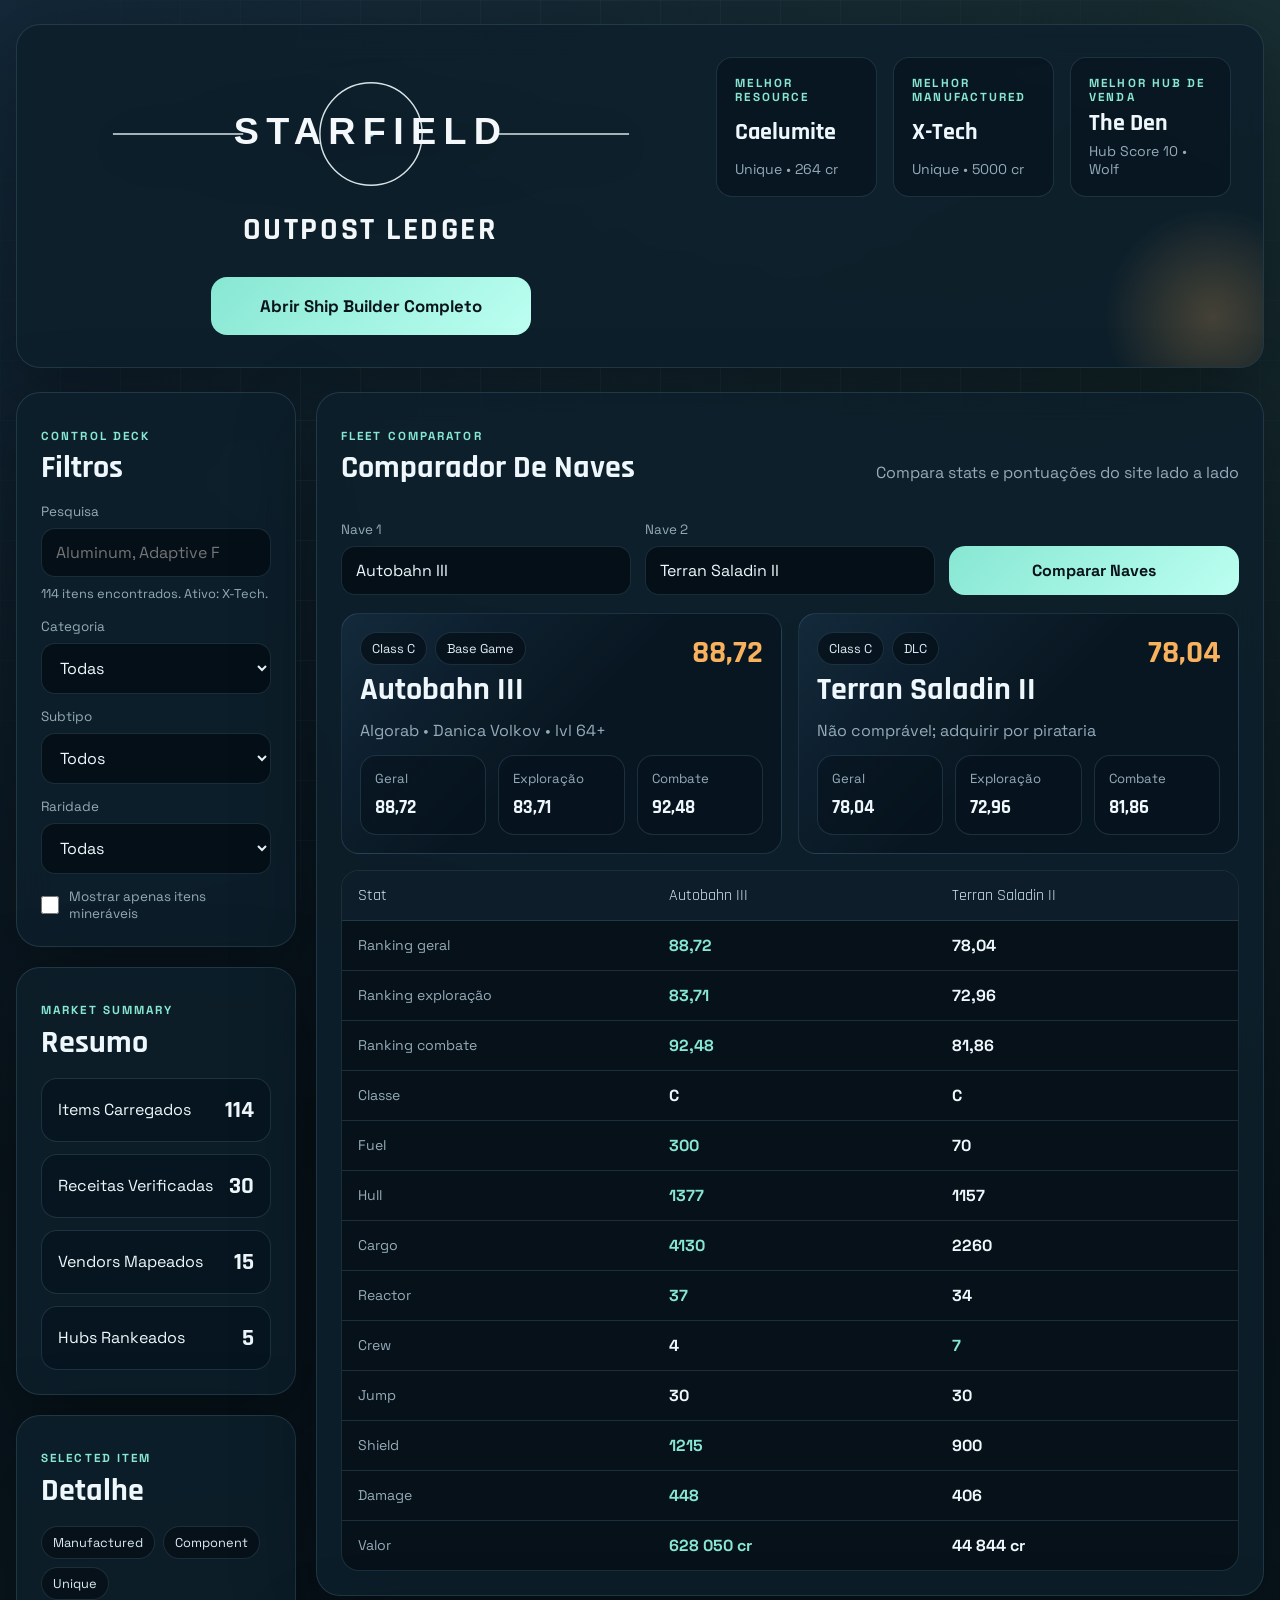
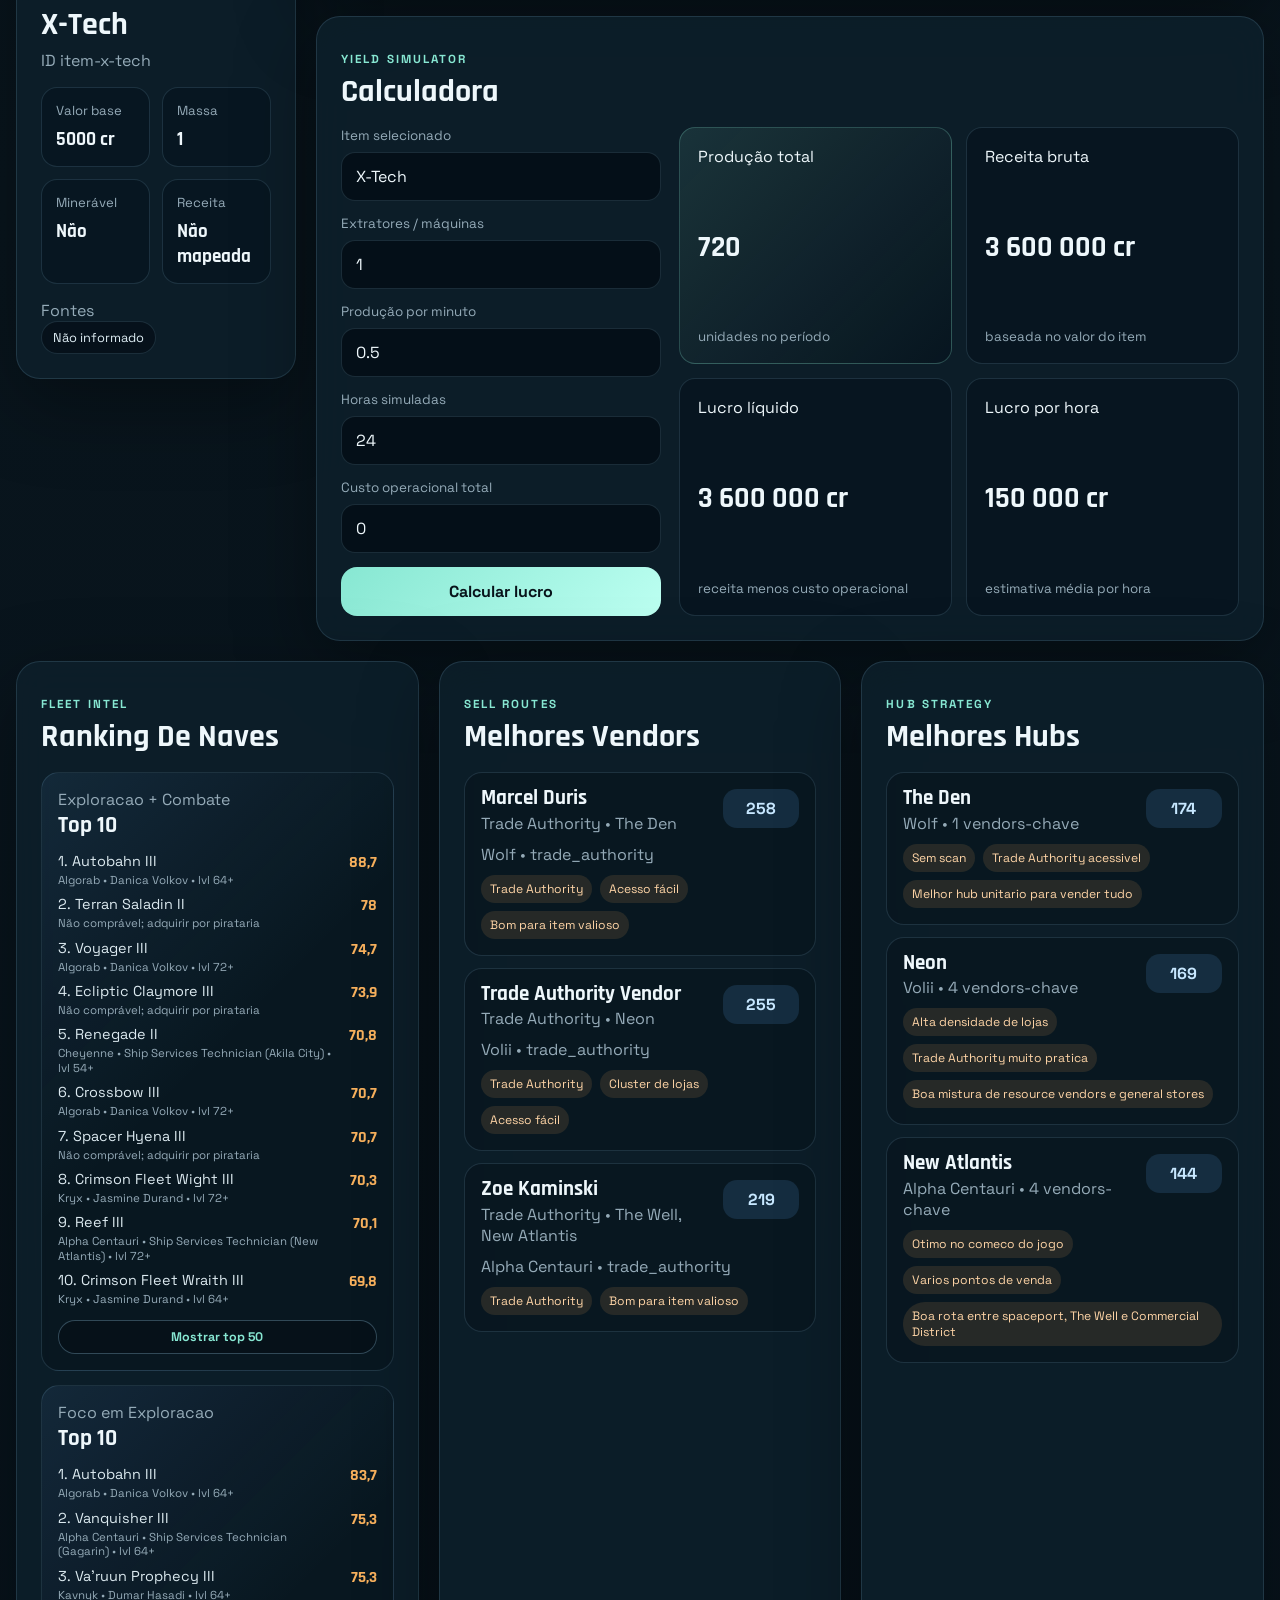
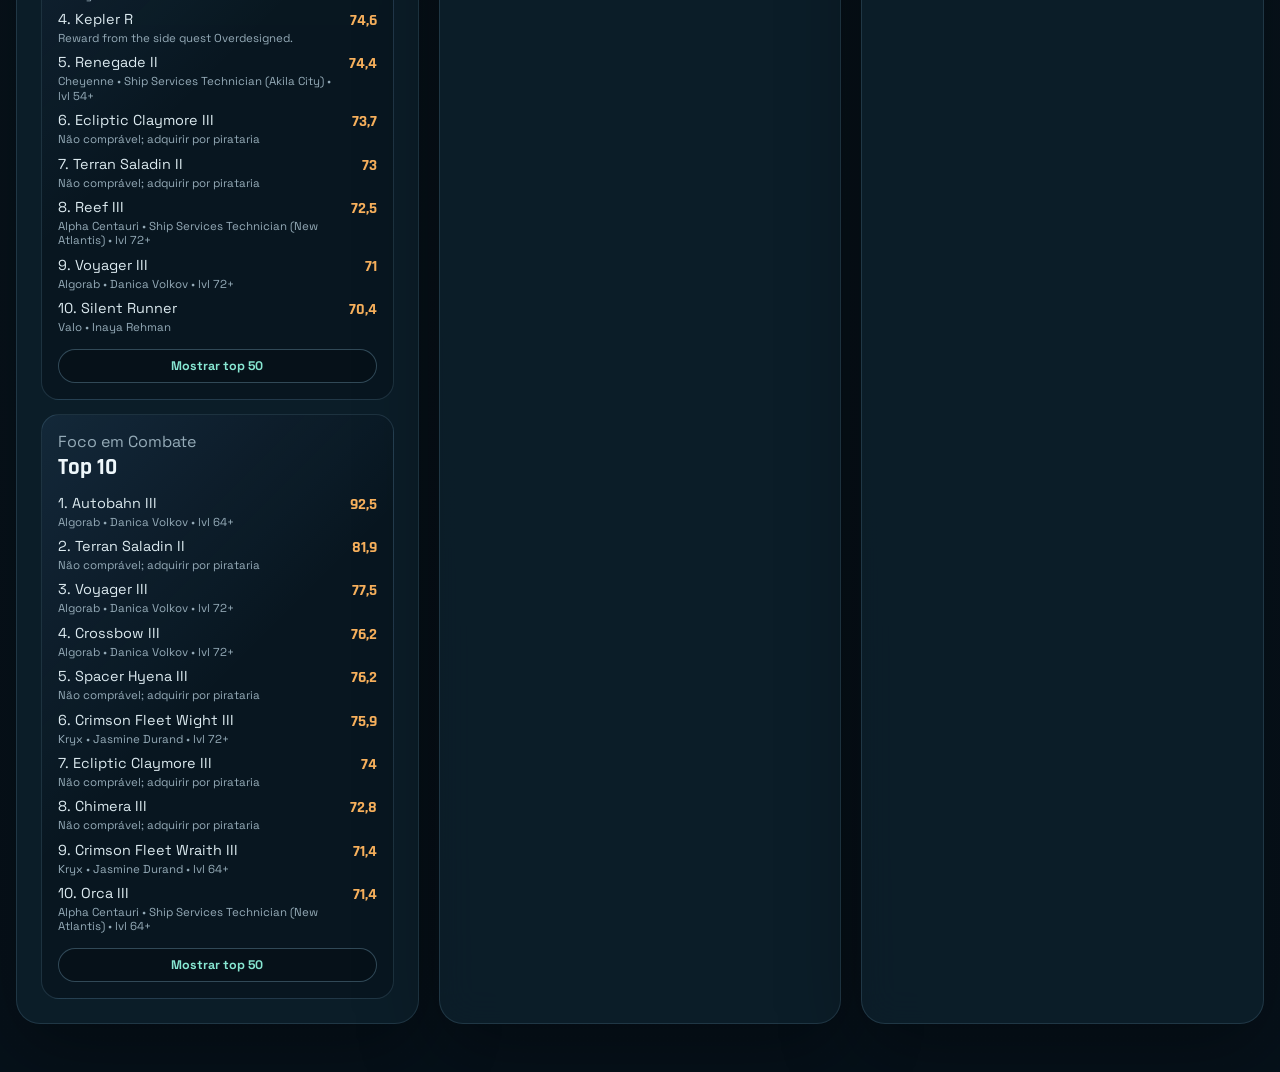
<file: index.html>
<!DOCTYPE html>
<html lang="pt-PT">
  <head>
    <meta charset="UTF-8" />
    <meta name="viewport" content="width=device-width, initial-scale=1.0" />
    <title>Starfield Outpost Ledger</title>
    <link rel="preconnect" href="https://fonts.googleapis.com" />
    <link rel="preconnect" href="https://fonts.gstatic.com" crossorigin />
    <link
      href="https://fonts.googleapis.com/css2?family=Rajdhani:wght@500;600;700&family=Space+Grotesk:wght@400;500;700&display=swap"
      rel="stylesheet"
    />
    <link rel="stylesheet" href="./styles.css" />
  </head>
  <body>
    <div class="app-shell">
      <header class="hero-panel">
        <div class="hero-copy">
          <div class="hero-brand">
            <img class="hero-logo" src="./assets/starfield-logo.svg" alt="Starfield" />
            <h1 class="hero-title">Outpost Ledger</h1>
          </div>

          <a class="action-button hero-builder-button" href="./ship-builder.html">
            Abrir Ship Builder Completo
          </a>
        </div>

        <div class="hero-stats" id="hero-stats">
          <article class="hero-card">
            <span class="hero-label">Melhor Resource</span>
            <strong id="best-resource-name">A carregar...</strong>
            <span id="best-resource-meta">--</span>
          </article>
          <article class="hero-card">
            <span class="hero-label">Melhor Manufactured</span>
            <strong id="best-manufactured-name">A carregar...</strong>
            <span id="best-manufactured-meta">--</span>
          </article>
          <article class="hero-card">
            <span class="hero-label">Melhor Hub De Venda</span>
            <strong id="best-hub-name">A carregar...</strong>
            <span id="best-hub-meta">--</span>
          </article>
        </div>
      </header>

      <main class="dashboard-grid">
        <aside class="side-panel">
          <section class="panel">
            <div class="panel-heading">
              <p class="panel-kicker">Control Deck</p>
              <h2>Filtros</h2>
            </div>

            <div class="field-grid">
              <label class="field">
                <span>Pesquisa</span>
                <input id="search-input" type="search" list="item-options" placeholder="Aluminum, Adaptive Frame..." />
                <datalist id="item-options"></datalist>
                <small id="search-selection-meta" class="field-hint">
                  Pesquisa os itens para alimentar o detalhe, vendors e calculadora.
                </small>
              </label>

              <label class="field">
                <span>Categoria</span>
                <select id="category-filter">
                  <option value="all">Todas</option>
                  <option value="resources">Resources</option>
                  <option value="manufactured_items">Manufactured Items</option>
                </select>
              </label>

              <label class="field">
                <span>Subtipo</span>
                <select id="subtype-filter">
                  <option value="all">Todos</option>
                </select>
              </label>

              <label class="field">
                <span>Raridade</span>
                <select id="rarity-filter">
                  <option value="all">Todas</option>
                  <option value="common">Common</option>
                  <option value="uncommon">Uncommon</option>
                  <option value="rare">Rare</option>
                  <option value="exotic">Exotic</option>
                  <option value="unique">Unique</option>
                </select>
              </label>

              <label class="field checkbox-field">
                <input id="mineable-filter" type="checkbox" />
                <span>Mostrar apenas itens mineráveis</span>
              </label>
            </div>
          </section>

          <section class="panel">
            <div class="panel-heading">
              <p class="panel-kicker">Market Summary</p>
              <h2>Resumo</h2>
            </div>

            <div class="summary-list">
              <article class="summary-card">
                <span>Items Carregados</span>
                <strong id="summary-total-items">0</strong>
              </article>
              <article class="summary-card">
                <span>Receitas Verificadas</span>
                <strong id="summary-total-recipes">0</strong>
              </article>
              <article class="summary-card">
                <span>Vendors Mapeados</span>
                <strong id="summary-total-vendors">0</strong>
              </article>
              <article class="summary-card">
                <span>Hubs Rankeados</span>
                <strong id="summary-total-hubs">0</strong>
              </article>
            </div>
          </section>

          <section class="panel detail-panel">
            <div class="panel-heading">
              <p class="panel-kicker">Selected Item</p>
              <h2>Detalhe</h2>
            </div>

            <div id="item-detail" class="detail-content empty-state">
              Pesquisa um item na barra lateral para ver valor, categoria, fontes e receita relacionada.
            </div>
          </section>
        </aside>

        <section class="main-stack">
          <section class="panel ship-compare-panel">
            <div class="panel-heading split-heading">
              <div>
                <p class="panel-kicker">Fleet Comparator</p>
                <h2>Comparador De Naves</h2>
              </div>
              <div class="table-caption">
                <span>Compara stats e pontuações do site lado a lado</span>
              </div>
            </div>

            <div class="ship-compare-controls">
              <label class="field">
                <span>Nave 1</span>
                <input id="compare-ship-a" type="text" list="ship-options" placeholder="Ex.: Star Eagle" />
              </label>

              <label class="field">
                <span>Nave 2</span>
                <input id="compare-ship-b" type="text" list="ship-options" placeholder="Ex.: Shieldbreaker" />
              </label>

              <button id="compare-ships-button" class="action-button" type="button">
                Comparar Naves
              </button>
            </div>

            <datalist id="ship-options"></datalist>

            <div id="ship-compare-result" class="ship-compare-result empty-state">
              Escolhe duas naves para comparar todas as stats e as pontuações do site.
            </div>
          </section>

          <section class="panel calculator-panel">
            <div class="panel-heading">
              <p class="panel-kicker">Yield Simulator</p>
              <h2>Calculadora</h2>
            </div>

            <div class="calculator-grid">
              <div class="calculator-form">
                <label class="field">
                  <span>Item selecionado</span>
                  <input id="selected-item-name" type="text" readonly placeholder="Pesquisa um item nos filtros" />
                </label>

                <label class="field">
                  <span>Extratores / máquinas</span>
                  <input id="extractor-count" type="number" min="1" value="1" />
                </label>

                <label class="field">
                  <span>Produção por minuto</span>
                  <input id="production-rate" type="number" min="0" step="0.1" value="1" />
                </label>

                <label class="field">
                  <span>Horas simuladas</span>
                  <input id="period-hours" type="number" min="1" step="1" value="24" />
                </label>

                <label class="field">
                  <span>Custo operacional total</span>
                  <input id="operational-cost" type="number" min="0" step="1" value="0" />
                </label>

                <button id="calculate-button" class="action-button" type="button">
                  Calcular lucro
                </button>
              </div>

              <div class="calculator-results">
                <article class="metric-card accent-card">
                  <span>Produção total</span>
                  <strong id="result-total-output">--</strong>
                  <small>unidades no período</small>
                </article>
                <article class="metric-card">
                  <span>Receita bruta</span>
                  <strong id="result-gross-revenue">--</strong>
                  <small>baseada no valor do item</small>
                </article>
                <article class="metric-card">
                  <span>Lucro líquido</span>
                  <strong id="result-net-profit">--</strong>
                  <small>receita menos custo operacional</small>
                </article>
                <article class="metric-card">
                  <span>Lucro por hora</span>
                  <strong id="result-profit-hour">--</strong>
                  <small>estimativa média por hora</small>
                </article>
              </div>
            </div>
          </section>
        </section>

        <aside class="detail-stack">
          <section class="panel ranking-panel ship-rankings-panel">
            <div class="panel-heading">
              <p class="panel-kicker">Fleet Intel</p>
              <h2>Ranking De Naves</h2>
            </div>

            <div id="ship-ranking-preview" class="ship-preview-stack empty-state">
              A carregar rankings de naves...
            </div>
          </section>

          <section class="panel ranking-panel">
            <div class="panel-heading">
              <p class="panel-kicker">Sell Routes</p>
              <h2>Melhores Vendors</h2>
            </div>

            <div id="vendor-ranking" class="ranking-list empty-state">
              Pesquisa um item para rankear vendors.
            </div>
          </section>

          <section class="panel ranking-panel">
            <div class="panel-heading">
              <p class="panel-kicker">Hub Strategy</p>
              <h2>Melhores Hubs</h2>
            </div>

            <div id="hub-ranking" class="ranking-list empty-state">
              Pesquisa um item para rankear hubs.
            </div>
          </section>
        </aside>
      </main>
    </div>

    <template id="tag-template">
      <span class="tag"></span>
    </template>

    <script src="./script.js"></script>
  </body>
</html>
</file>
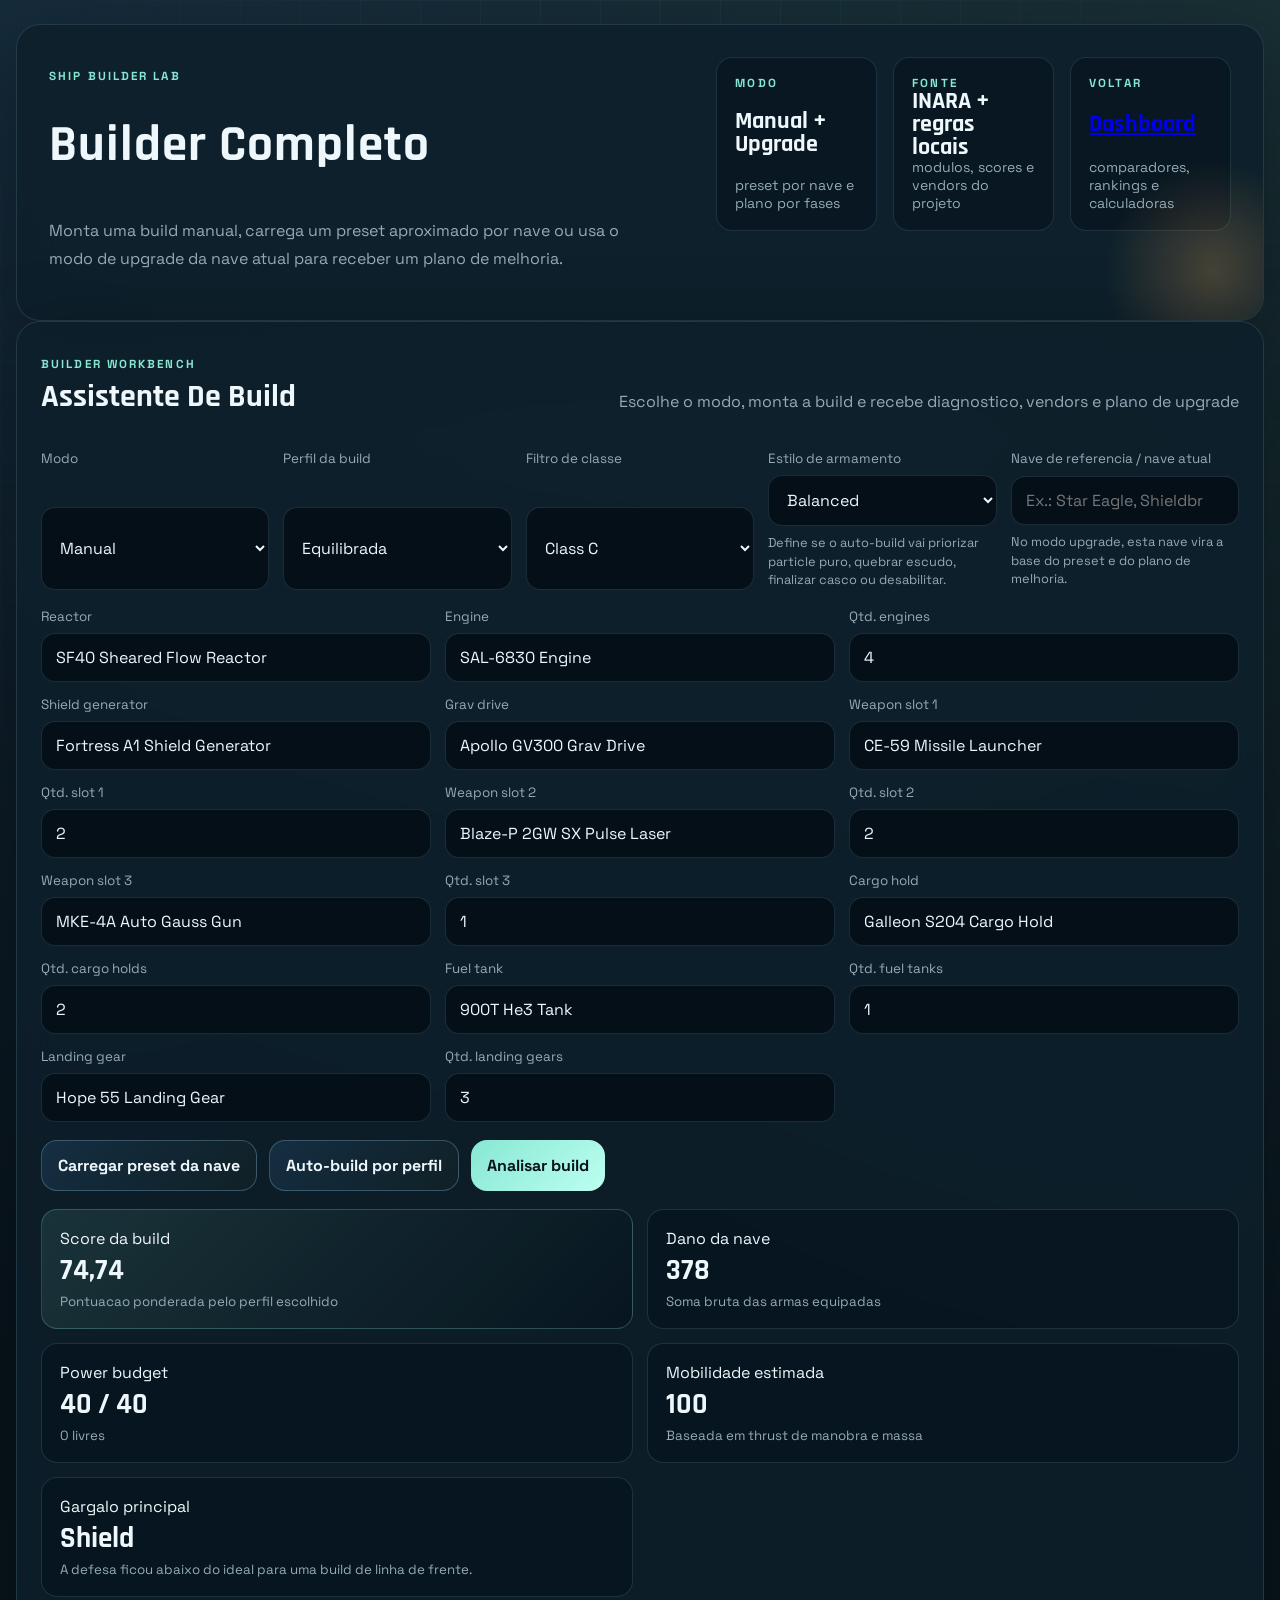
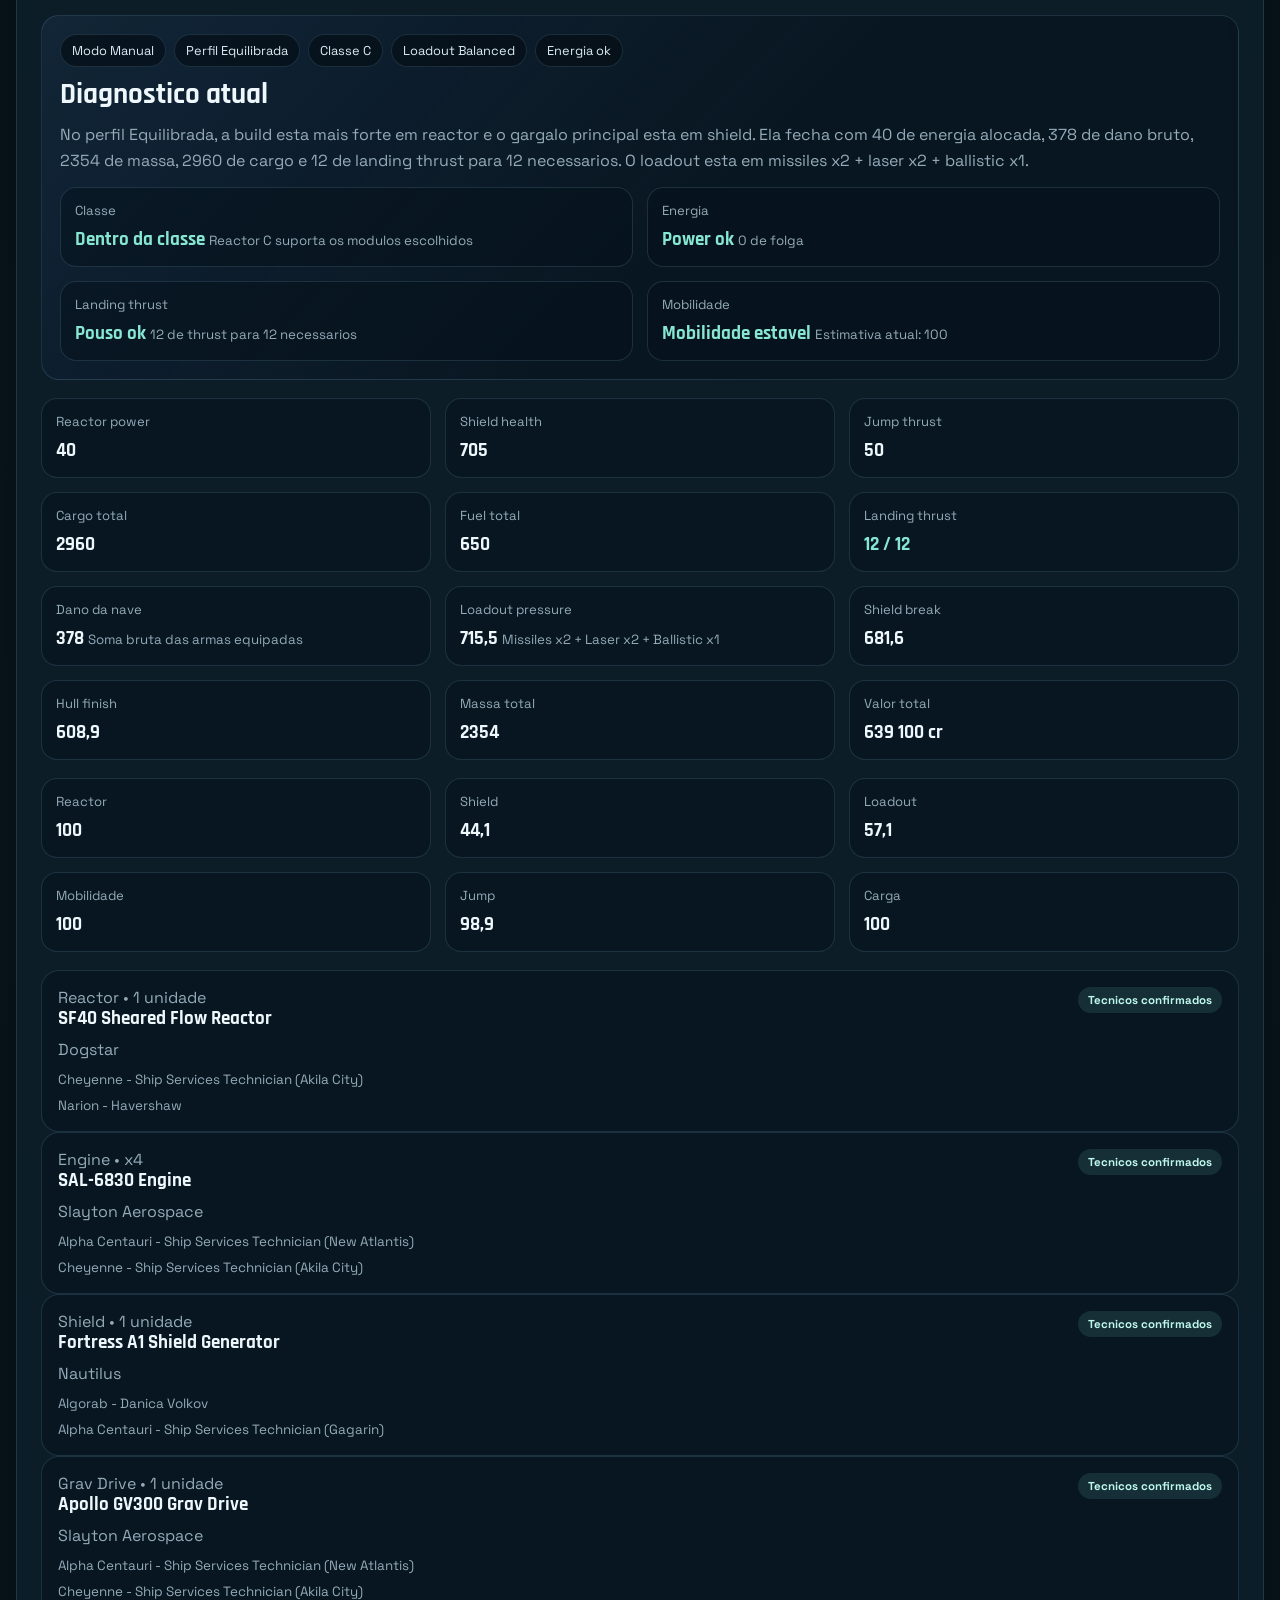
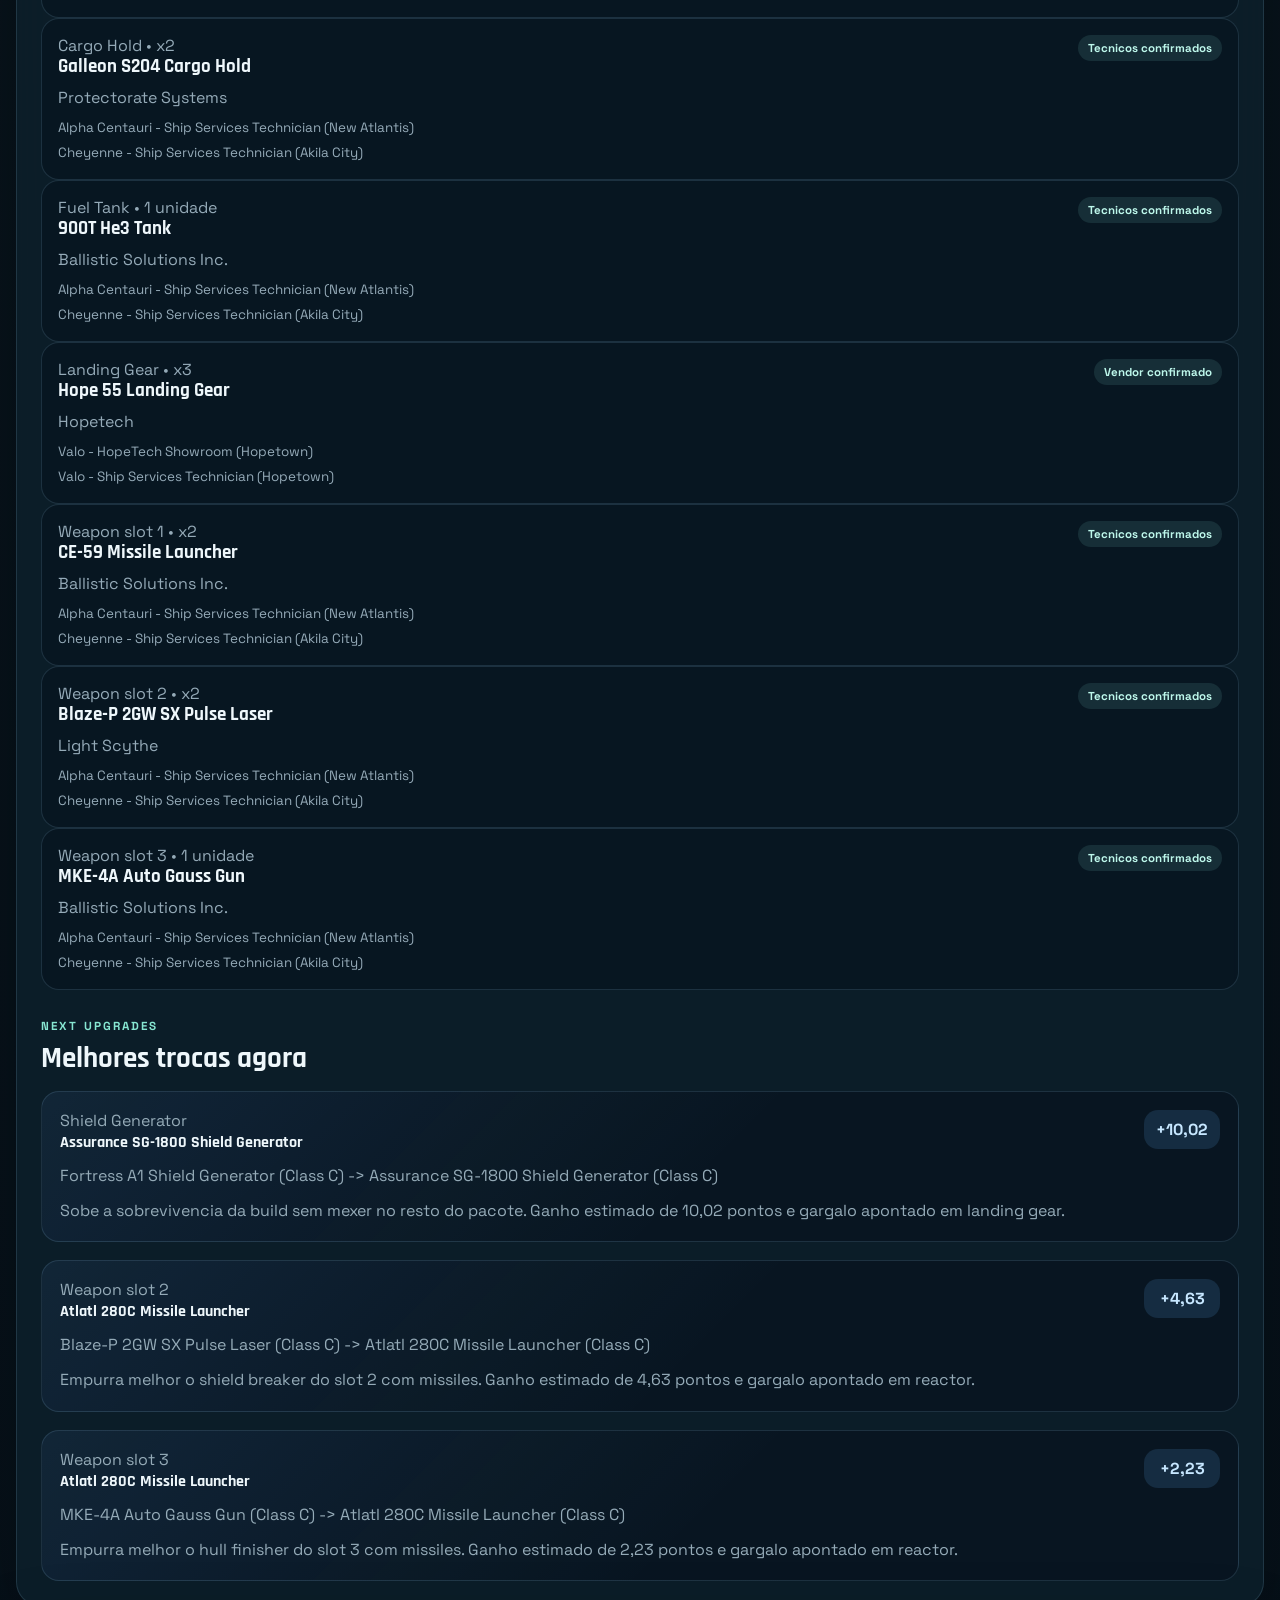
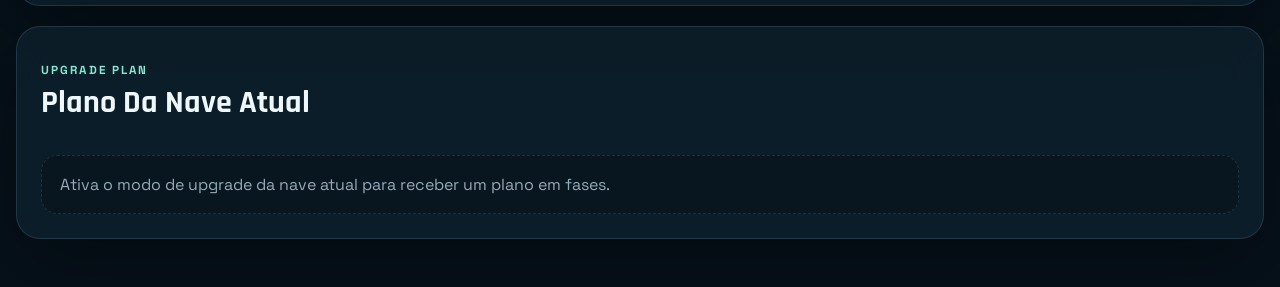
<file: ship-builder.html>
<!DOCTYPE html>
<html lang="pt-PT">
  <head>
    <meta charset="UTF-8" />
    <meta name="viewport" content="width=device-width, initial-scale=1.0" />
    <title>Ship Builder | Starfield Outpost Ledger</title>
    <link rel="preconnect" href="https://fonts.googleapis.com" />
    <link rel="preconnect" href="https://fonts.gstatic.com" crossorigin />
    <link
      href="https://fonts.googleapis.com/css2?family=Rajdhani:wght@500;600;700&family=Space+Grotesk:wght@400;500;700&display=swap"
      rel="stylesheet"
    />
    <link rel="stylesheet" href="./styles.css" />
  </head>
  <body>
    <div class="app-shell">
      <header class="hero-panel ranking-hero">
        <div class="hero-copy">
          <p class="eyebrow">Ship Builder Lab</p>
          <h1>Builder Completo</h1>
          <p class="hero-text">
            Monta uma build manual, carrega um preset aproximado por nave ou usa o modo de upgrade
            da nave atual para receber um plano de melhoria.
          </p>
        </div>

        <div class="hero-stats">
          <article class="hero-card">
            <span class="hero-label">Modo</span>
            <strong>Manual + Upgrade</strong>
            <span>preset por nave e plano por fases</span>
          </article>
          <article class="hero-card">
            <span class="hero-label">Fonte</span>
            <strong>INARA + regras locais</strong>
            <span>modulos, scores e vendors do projeto</span>
          </article>
          <article class="hero-card">
            <span class="hero-label">Voltar</span>
            <strong><a class="hero-link" href="./index.html">Dashboard</a></strong>
            <span>comparadores, rankings e calculadoras</span>
          </article>
        </div>
      </header>

      <main class="rankings-page ship-builder-page">
        <section class="panel ship-builder-page-panel">
          <div class="panel-heading split-heading">
            <div>
              <p class="panel-kicker">Builder Workbench</p>
              <h2>Assistente De Build</h2>
            </div>
            <div class="table-caption">
              <span>Escolhe o modo, monta a build e recebe diagnostico, vendors e plano de upgrade</span>
            </div>
          </div>

          <div class="ship-builder-shell ship-builder-shell-page">
            <div class="ship-builder-controls">
              <div class="ship-builder-top-grid ship-builder-top-grid-page">
                <label class="field">
                  <span>Modo</span>
                  <select id="builder-mode">
                    <option value="manual">Manual</option>
                    <option value="ship_preset">Preset por nave</option>
                    <option value="upgrade_current_ship">Upgrade da nave atual</option>
                  </select>
                </label>

                <label class="field">
                  <span>Perfil da build</span>
                  <select id="builder-profile">
                    <option value="balanced">Equilibrada</option>
                    <option value="exploration">Exploracao</option>
                    <option value="combat">Combate</option>
                    <option value="cargo">Carga</option>
                  </select>
                </label>

                <label class="field">
                  <span>Filtro de classe</span>
                  <select id="builder-class-filter">
                    <option value="all">Todas</option>
                    <option value="A">Class A</option>
                    <option value="B">Class B</option>
                    <option value="C">Class C</option>
                  </select>
                </label>

                <label class="field">
                  <span>Estilo de armamento</span>
                  <select id="builder-combat-style">
                    <option value="balanced">Balanced</option>
                    <option value="shield_break_hull_finish">Shield break + hull finish</option>
                    <option value="mono_particle">Mono particle</option>
                    <option value="boarding_disable">Boarding / disable</option>
                    <option value="missile_support">Missile support</option>
                  </select>
                  <small class="field-hint">
                    Define se o auto-build vai priorizar particle puro, quebrar escudo, finalizar casco ou desabilitar.
                  </small>
                </label>

                <label class="field">
                  <span>Nave de referencia / nave atual</span>
                  <input
                    id="builder-reference-ship"
                    type="text"
                    list="ship-options"
                    placeholder="Ex.: Star Eagle, Shieldbreaker..."
                  />
                  <small class="field-hint">
                    No modo upgrade, esta nave vira a base do preset e do plano de melhoria.
                  </small>
                </label>
              </div>

              <div class="ship-builder-module-grid">
                <label class="field">
                  <span>Reactor</span>
                  <input id="builder-reactor" type="text" list="builder-reactor-options" />
                </label>

                <label class="field">
                  <span>Engine</span>
                  <input id="builder-engine" type="text" list="builder-engine-options" />
                </label>

                <label class="field">
                  <span>Qtd. engines</span>
                  <input id="builder-engine-count" type="number" min="1" max="8" value="2" />
                </label>

                <label class="field">
                  <span>Shield generator</span>
                  <input id="builder-shield" type="text" list="builder-shield-options" />
                </label>

                <label class="field">
                  <span>Grav drive</span>
                  <input id="builder-grav-drive" type="text" list="builder-grav-drive-options" />
                </label>

                <label class="field">
                  <span>Weapon slot 1</span>
                  <input id="builder-weapon-slot-1" type="text" list="builder-weapon-options" />
                </label>

                <label class="field">
                  <span>Qtd. slot 1</span>
                  <input id="builder-weapon-slot-1-count" type="number" min="0" max="12" value="2" />
                </label>

                <label class="field">
                  <span>Weapon slot 2</span>
                  <input id="builder-weapon-slot-2" type="text" list="builder-weapon-options" />
                </label>

                <label class="field">
                  <span>Qtd. slot 2</span>
                  <input id="builder-weapon-slot-2-count" type="number" min="0" max="12" value="1" />
                </label>

                <label class="field">
                  <span>Weapon slot 3</span>
                  <input id="builder-weapon-slot-3" type="text" list="builder-weapon-options" />
                </label>

                <label class="field">
                  <span>Qtd. slot 3</span>
                  <input id="builder-weapon-slot-3-count" type="number" min="0" max="12" value="1" />
                </label>

                <label class="field">
                  <span>Cargo hold</span>
                  <input id="builder-cargo-hold" type="text" list="builder-cargo-options" />
                </label>

                <label class="field">
                  <span>Qtd. cargo holds</span>
                  <input id="builder-cargo-count" type="number" min="1" max="12" value="2" />
                </label>

                <label class="field">
                  <span>Fuel tank</span>
                  <input id="builder-fuel-tank" type="text" list="builder-fuel-options" />
                </label>

                <label class="field">
                  <span>Qtd. fuel tanks</span>
                  <input id="builder-fuel-count" type="number" min="0" max="12" value="1" />
                </label>

                <label class="field">
                  <span>Landing gear</span>
                  <input id="builder-landing-gear" type="text" list="builder-landing-gear-options" />
                </label>

                <label class="field">
                  <span>Qtd. landing gears</span>
                  <input id="builder-landing-gear-count" type="number" min="1" max="12" value="3" />
                </label>
              </div>

              <div class="ship-builder-actions">
                <button id="load-ship-preset-button" class="action-button secondary-action-button" type="button">
                  Carregar preset da nave
                </button>
                <button id="auto-build-button" class="action-button secondary-action-button" type="button">
                  Auto-build por perfil
                </button>
                <button id="analyze-build-button" class="action-button" type="button">
                  Analisar build
                </button>
              </div>
            </div>

            <div id="ship-builder-result" class="ship-builder-result empty-state">
              Escolhe um modo e monta a build para abrir o diagnostico completo.
            </div>
          </div>

          <datalist id="ship-options"></datalist>
          <datalist id="builder-reactor-options"></datalist>
          <datalist id="builder-engine-options"></datalist>
          <datalist id="builder-shield-options"></datalist>
          <datalist id="builder-grav-drive-options"></datalist>
          <datalist id="builder-weapon-options"></datalist>
          <datalist id="builder-cargo-options"></datalist>
          <datalist id="builder-fuel-options"></datalist>
          <datalist id="builder-landing-gear-options"></datalist>
        </section>

        <section class="panel ship-upgrade-panel">
          <div class="panel-heading">
            <p class="panel-kicker">Upgrade Plan</p>
            <h2>Plano Da Nave Atual</h2>
          </div>

          <div id="ship-upgrade-roadmap" class="empty-state">
            Ativa o modo de upgrade da nave atual para receber um plano em fases.
          </div>
        </section>
      </main>
    </div>

    <script src="./ship-builder.js"></script>
  </body>
</html>
</file>
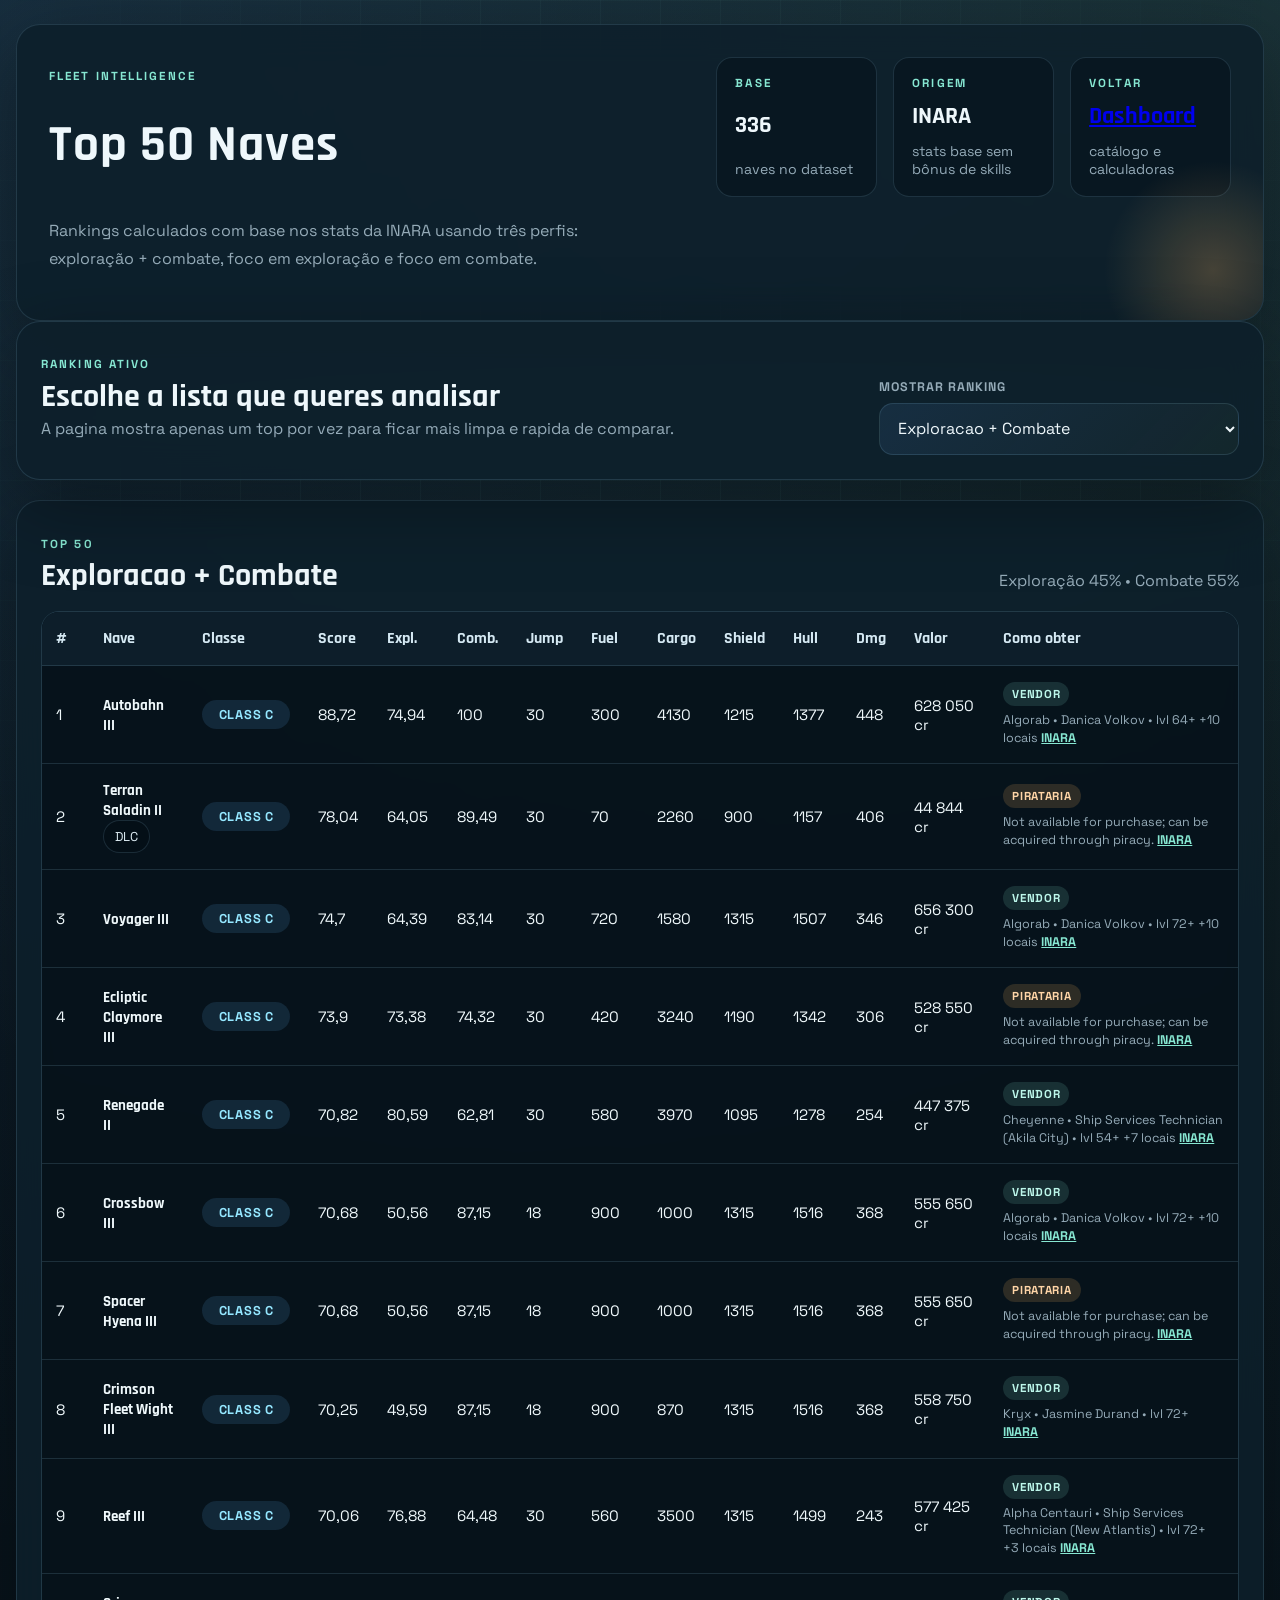
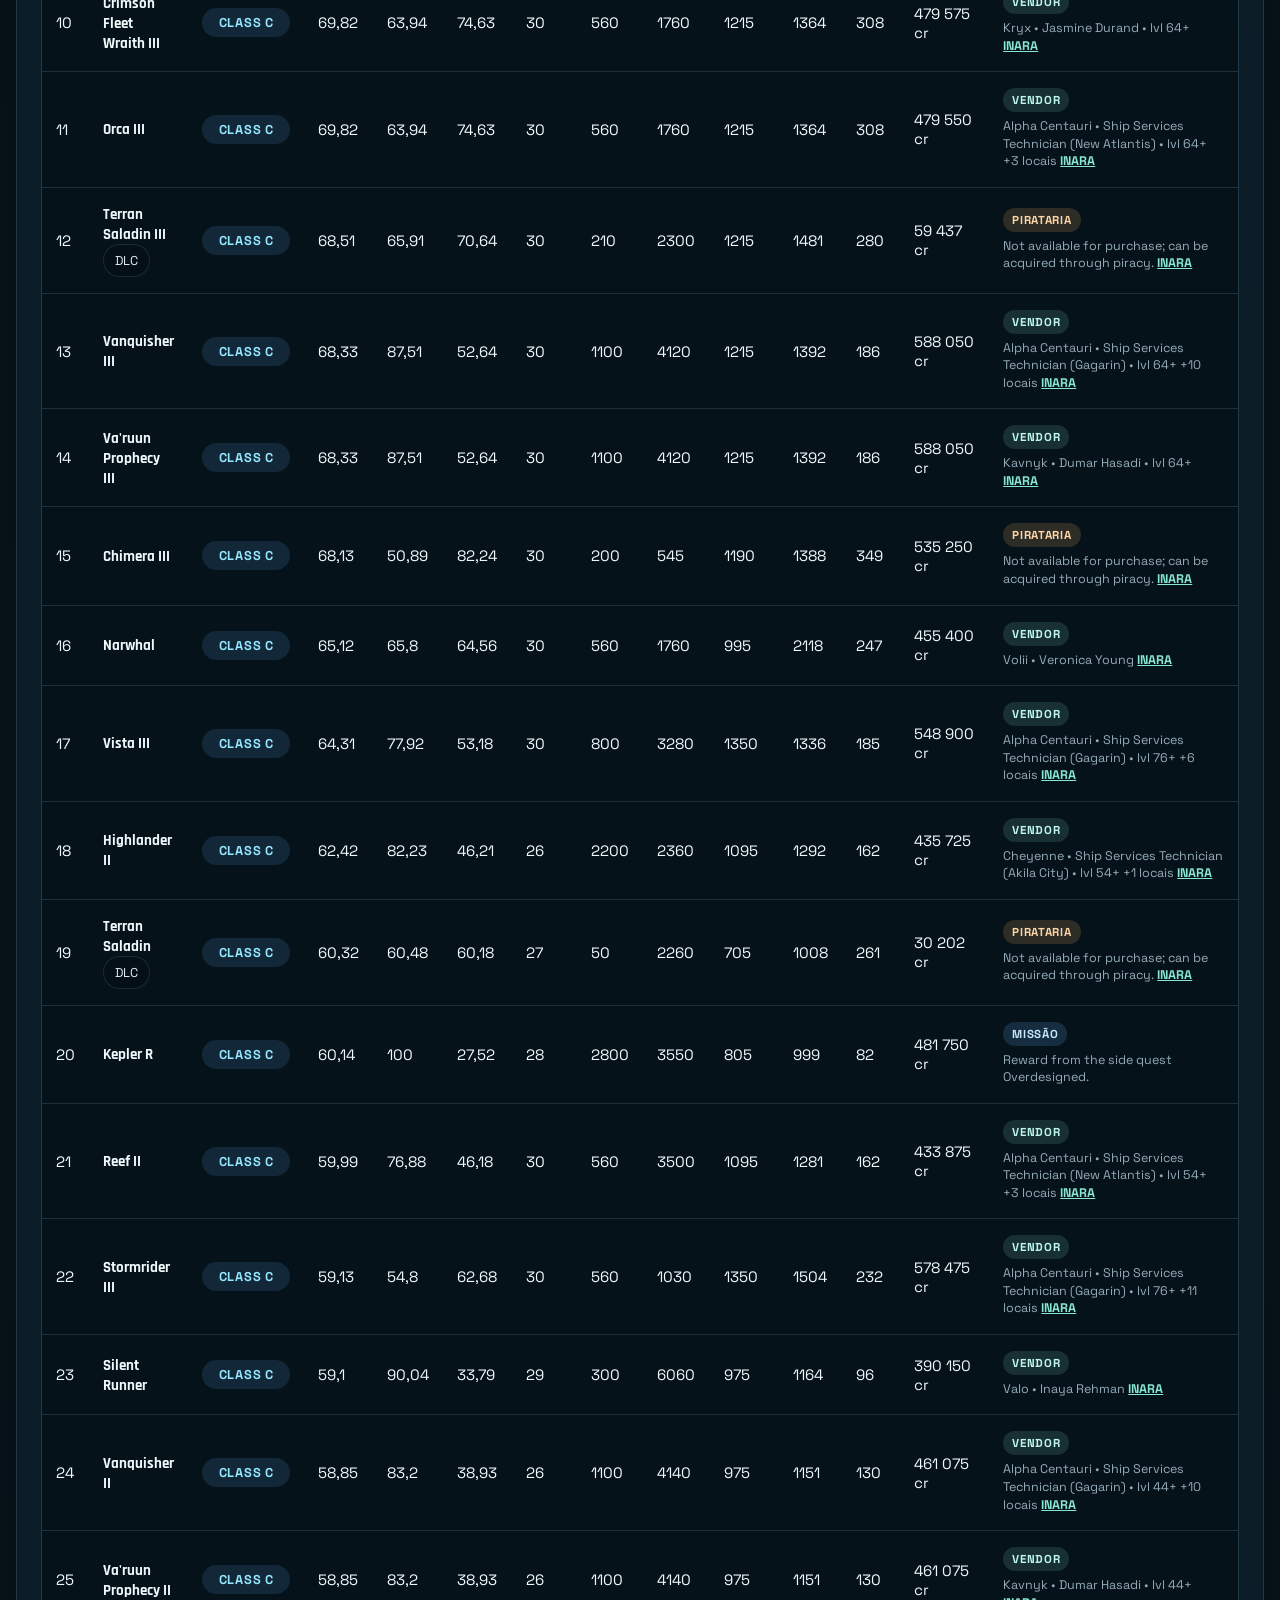
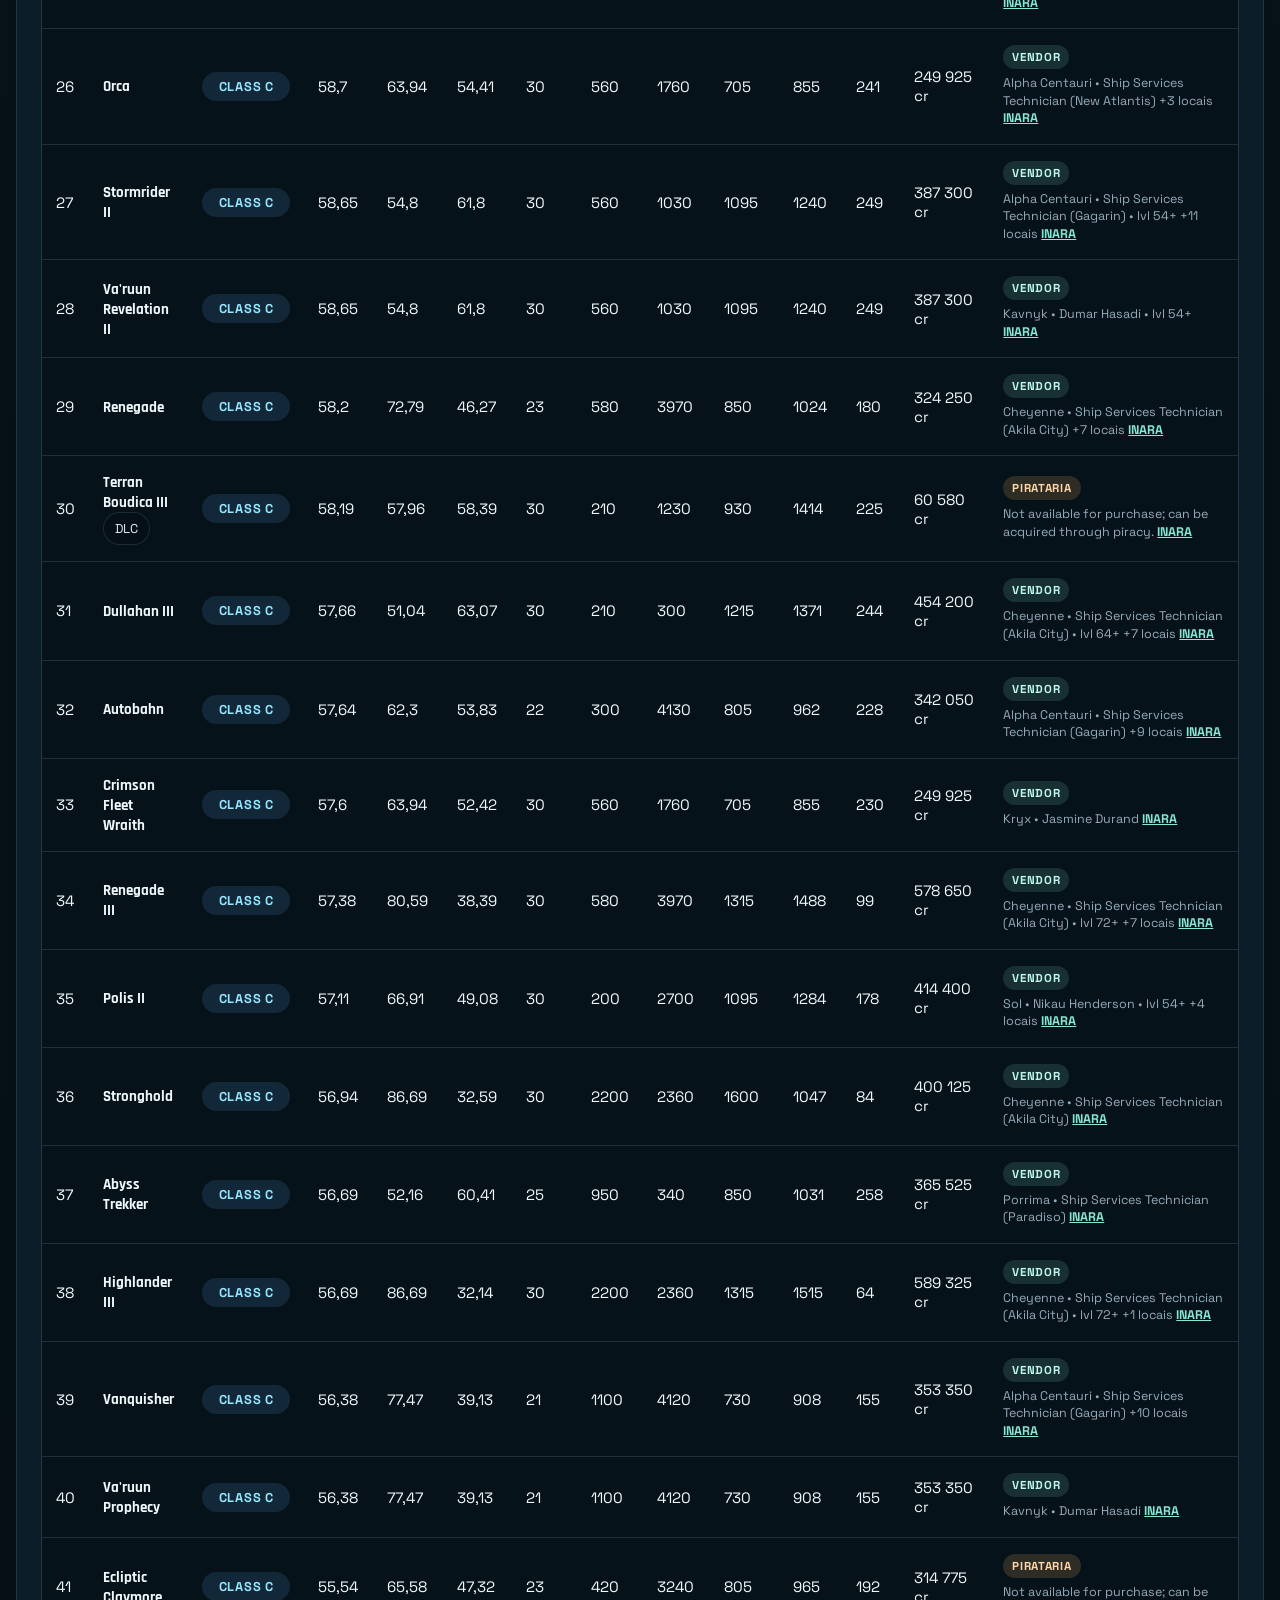
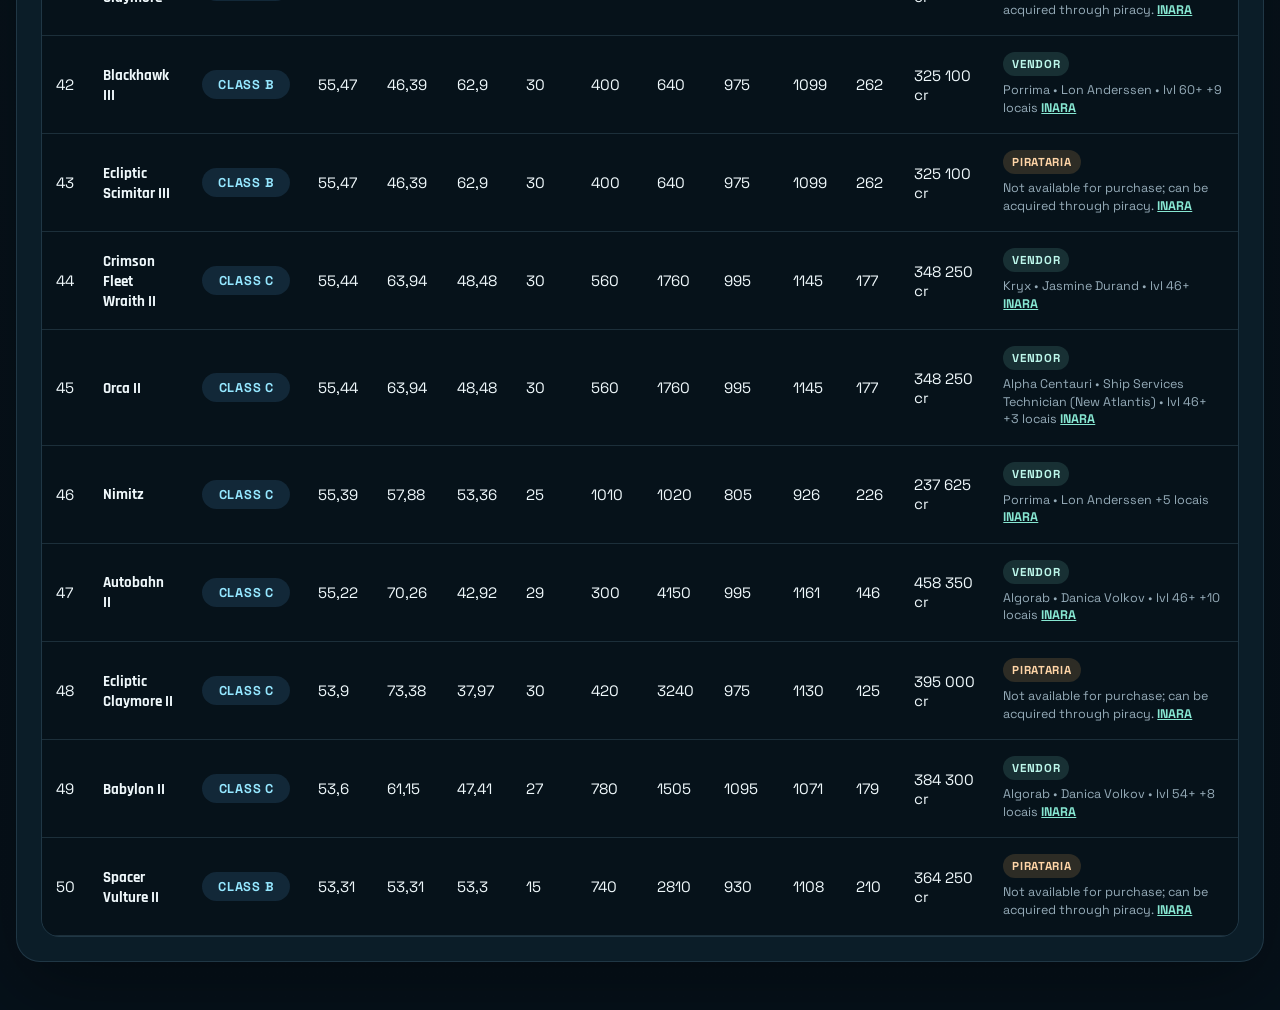
<file: ship-rankings.html>
<!DOCTYPE html>
<html lang="pt-PT">
  <head>
    <meta charset="UTF-8" />
    <meta name="viewport" content="width=device-width, initial-scale=1.0" />
    <title>Rankings de Naves | Starfield Outpost Ledger</title>
    <link rel="preconnect" href="https://fonts.googleapis.com" />
    <link rel="preconnect" href="https://fonts.gstatic.com" crossorigin />
    <link
      href="https://fonts.googleapis.com/css2?family=Rajdhani:wght@500;600;700&family=Space+Grotesk:wght@400;500;700&display=swap"
      rel="stylesheet"
    />
    <link rel="stylesheet" href="./styles.css" />
  </head>
  <body>
    <div class="app-shell">
      <header class="hero-panel ranking-hero">
        <div class="hero-copy">
          <p class="eyebrow">Fleet Intelligence</p>
          <h1>Top 50 Naves</h1>
          <p class="hero-text">
            Rankings calculados com base nos stats da INARA usando três perfis:
            exploração + combate, foco em exploração e foco em combate.
          </p>
        </div>

        <div class="hero-stats">
          <article class="hero-card">
            <span class="hero-label">Base</span>
            <strong id="ships-count">--</strong>
            <span>naves no dataset</span>
          </article>
          <article class="hero-card">
            <span class="hero-label">Origem</span>
            <strong>INARA</strong>
            <span>stats base sem bônus de skills</span>
          </article>
          <article class="hero-card">
            <span class="hero-label">Voltar</span>
            <strong><a class="hero-link" href="./index.html">Dashboard</a></strong>
            <span>catálogo e calculadoras</span>
          </article>
        </div>
      </header>

      <main class="rankings-page">
        <section class="ranking-picker panel" aria-labelledby="ranking-picker-title">
          <div>
            <p class="panel-kicker">Ranking ativo</p>
            <h2 id="ranking-picker-title">Escolhe a lista que queres analisar</h2>
            <p class="ranking-picker-copy">
              A pagina mostra apenas um top por vez para ficar mais limpa e rapida de comparar.
            </p>
          </div>

          <label class="ranking-select-wrap" for="ranking-select">
            <span>Mostrar ranking</span>
            <select id="ranking-select" aria-describedby="ranking-picker-title">
              <option value="">A carregar rankings...</option>
            </select>
          </label>
        </section>
        <nav class="ranking-nav panel">
          <a href="#balanced">Exploração + Combate</a>
          <a href="#exploration">Foco em Exploração</a>
          <a href="#combat">Foco em Combate</a>
          <a href="#class-a">Class A</a>
          <a href="#class-b">Class B</a>
          <a href="#class-c">Class C</a>
          <a href="#purchasable">Compráveis</a>
          <a href="#free-quest">Grátis / Quest</a>
          <a href="#midgame">Midgame</a>
        </nav>

        <div id="rankings-root" class="ship-ranking-full-stack">
          <section class="panel empty-state">A carregar rankings...</section>
        </div>
      </main>
    </div>

    <script src="./ship-rankings.js"></script>
  </body>
</html>
</file>
<file: styles.css>
:root {
  --bg: #07131d;
  --bg-alt: #0e202d;
  --panel: rgba(13, 31, 43, 0.88);
  --panel-strong: rgba(17, 39, 54, 0.96);
  --line: rgba(128, 179, 204, 0.18);
  --line-strong: rgba(128, 179, 204, 0.35);
  --text: #eef7fb;
  --muted: #95abb8;
  --accent: #87e7d2;
  --accent-2: #f8b15d;
  --accent-3: #65b7ff;
  --danger: #ff9078;
  --shadow: 0 24px 80px rgba(0, 0, 0, 0.35);
  --radius: 24px;
  --radius-sm: 16px;
}

* {
  box-sizing: border-box;
}

html {
  scroll-behavior: smooth;
}

body {
  margin: 0;
  min-height: 100vh;
  font-family: "Space Grotesk", sans-serif;
  background:
    radial-gradient(circle at top left, rgba(101, 183, 255, 0.14), transparent 26%),
    radial-gradient(circle at top right, rgba(135, 231, 210, 0.14), transparent 28%),
    linear-gradient(180deg, #061018 0%, #09151d 42%, #06111a 100%);
  color: var(--text);
}

body::before {
  content: "";
  position: fixed;
  inset: 0;
  pointer-events: none;
  background-image:
    linear-gradient(rgba(135, 231, 210, 0.05) 1px, transparent 1px),
    linear-gradient(90deg, rgba(135, 231, 210, 0.05) 1px, transparent 1px);
  background-size: 60px 60px;
  mask-image: radial-gradient(circle at center, black 48%, transparent 100%);
}

.app-shell {
  width: min(1500px, calc(100% - 32px));
  margin: 24px auto 48px;
}

.hero-panel,
.panel {
  border: 1px solid var(--line);
  background: var(--panel);
  backdrop-filter: blur(18px);
  border-radius: var(--radius);
  box-shadow: var(--shadow);
}

.panel-focus {
  border-color: rgba(135, 231, 210, 0.42);
  box-shadow:
    0 0 0 4px rgba(135, 231, 210, 0.12),
    var(--shadow);
  animation: panelFocusPulse 1.1s ease;
}

@keyframes panelFocusPulse {
  0% {
    transform: translateY(10px);
    opacity: 0.78;
  }

  100% {
    transform: translateY(0);
    opacity: 1;
  }
}

.hero-panel {
  display: grid;
  grid-template-columns: 1.25fr 1fr;
  gap: 24px;
  padding: 32px;
  position: relative;
  overflow: hidden;
}

.hero-panel::after {
  content: "";
  position: absolute;
  inset: auto -60px -60px auto;
  width: 220px;
  height: 220px;
  border-radius: 50%;
  background: radial-gradient(circle, rgba(248, 177, 93, 0.24), transparent 70%);
}

.eyebrow,
.panel-kicker,
.hero-label {
  text-transform: uppercase;
  letter-spacing: 0.18em;
  font-size: 0.73rem;
  color: var(--accent);
  font-weight: 700;
}

h1,
h2,
strong,
th {
  font-family: "Rajdhani", sans-serif;
}

h1 {
  margin: 10px 0 14px;
  font-size: clamp(2.5rem, 4vw, 4.6rem);
  line-height: 0.92;
  letter-spacing: 0.02em;
}

.hero-brand {
  display: grid;
  gap: 14px;
  margin: 10px 0 14px;
  justify-items: center;
}

.hero-copy {
  display: grid;
  align-content: center;
  gap: 18px;
}

.hero-logo {
  width: min(100%, 560px);
  height: auto;
  display: block;
  filter: drop-shadow(0 12px 26px rgba(0, 0, 0, 0.28));
}

.hero-title {
  margin: 0;
  font-size: clamp(1.5rem, 2.5vw, 2.25rem);
  line-height: 0.94;
  letter-spacing: 0.08em;
  text-transform: uppercase;
  color: #f3f7fa;
  text-align: center;
}

h2 {
  margin: 6px 0 0;
  font-size: 2rem;
  line-height: 0.9;
}

.hero-text {
  width: min(60ch, 100%);
  color: var(--muted);
  font-size: 1rem;
  line-height: 1.7;
}

.hero-stats {
  display: grid;
  grid-template-columns: repeat(3, minmax(0, 1fr));
  gap: 16px;
  align-content: start;
}

.hero-card,
.summary-card,
.metric-card {
  border: 1px solid var(--line);
  border-radius: var(--radius-sm);
  background: rgba(7, 19, 29, 0.65);
}

.hero-card {
  padding: 18px;
  min-height: 140px;
  display: flex;
  flex-direction: column;
  justify-content: space-between;
}

.hero-card strong {
  font-size: 1.5rem;
  line-height: 0.95;
}

.hero-card span:last-child {
  color: var(--muted);
  font-size: 0.88rem;
}

.dashboard-grid {
  margin-top: 24px;
  display: grid;
  grid-template-columns: 300px minmax(0, 1.35fr) 360px;
  gap: 20px;
  align-items: start;
}

.side-panel,
.main-stack,
.detail-stack {
  display: grid;
  gap: 20px;
}

.panel {
  padding: 24px;
}

.panel-heading {
  margin-bottom: 20px;
}

.split-heading {
  display: flex;
  justify-content: space-between;
  align-items: end;
  gap: 20px;
}

.table-caption,
.field span,
.field-hint,
.metric-card small,
.detail-meta,
.ranking-meta,
.empty-state {
  color: var(--muted);
}

.field-grid,
.calculator-form {
  display: grid;
  gap: 14px;
}

.field {
  display: grid;
  gap: 8px;
}

.field-hint {
  font-size: 0.8rem;
  line-height: 1.45;
}

.field span {
  font-size: 0.84rem;
}

input,
select,
button {
  font: inherit;
}

input,
select {
  width: 100%;
  padding: 13px 14px;
  border-radius: 14px;
  border: 1px solid var(--line);
  color: var(--text);
  background: rgba(5, 15, 23, 0.92);
  outline: none;
}

input:focus,
select:focus {
  border-color: var(--line-strong);
  box-shadow: 0 0 0 4px rgba(101, 183, 255, 0.12);
}

.checkbox-field {
  grid-template-columns: auto 1fr;
  align-items: center;
  gap: 10px;
}

.checkbox-field input {
  width: 18px;
  height: 18px;
  margin: 0;
}

.summary-list {
  display: grid;
  gap: 12px;
}

.summary-card {
  padding: 16px;
  display: flex;
  justify-content: space-between;
  align-items: center;
  gap: 16px;
}

.summary-card strong {
  font-size: 1.5rem;
}

.table-shell {
  overflow: auto;
  border-radius: 18px;
  border: 1px solid var(--line);
}

.data-table {
  width: 100%;
  border-collapse: collapse;
  min-width: 760px;
  background: rgba(6, 16, 24, 0.82);
}

.data-table th,
.data-table td {
  text-align: left;
  padding: 16px 14px;
  border-bottom: 1px solid var(--line);
}

.data-table th {
  font-size: 1rem;
  color: #d5e9f3;
  background: rgba(14, 32, 45, 0.88);
}

.data-table td {
  font-size: 0.94rem;
  color: #eff8fb;
}

.data-table tbody tr {
  cursor: pointer;
  transition: background 0.2s ease, transform 0.2s ease;
}

.data-table tbody tr:hover {
  background: rgba(101, 183, 255, 0.08);
}

.data-table tbody tr.is-selected {
  background: rgba(135, 231, 210, 0.12);
}

.pill {
  display: inline-flex;
  align-items: center;
  justify-content: center;
  min-width: 88px;
  padding: 6px 10px;
  border-radius: 999px;
  font-size: 0.8rem;
  font-weight: 700;
  text-transform: uppercase;
  letter-spacing: 0.06em;
}

.pill.resource {
  color: #95e7ff;
  background: rgba(101, 183, 255, 0.13);
}

.pill.manufactured {
  color: #ffd28d;
  background: rgba(248, 177, 93, 0.14);
}

.rarity-common { color: #dce7ec; }
.rarity-uncommon { color: #94e2c1; }
.rarity-rare { color: #81bfff; }
.rarity-exotic { color: #ffba74; }
.rarity-unique { color: #f48aff; }

.calculator-grid {
  display: grid;
  grid-template-columns: 320px minmax(0, 1fr);
  gap: 18px;
}

.action-button {
  border: none;
  border-radius: 16px;
  padding: 14px 16px;
  font-weight: 700;
  color: #08131a;
  background: linear-gradient(135deg, var(--accent), #bcfff1);
  cursor: pointer;
  transition: transform 0.2s ease, box-shadow 0.2s ease;
}

.action-button:hover {
  transform: translateY(-1px);
  box-shadow: 0 12px 30px rgba(135, 231, 210, 0.18);
}

.hero-builder-button {
  justify-self: center;
  min-width: 320px;
  padding: 18px 24px;
  font-size: 1.05rem;
  font-weight: 700;
  text-decoration: none;
  text-align: center;
}

.secondary-action-button {
  color: var(--text);
  background:
    linear-gradient(135deg, rgba(101, 183, 255, 0.18), rgba(135, 231, 210, 0.08)),
    rgba(5, 15, 23, 0.9);
  border: 1px solid var(--line-strong);
}

.calculator-results {
  display: grid;
  grid-template-columns: repeat(2, minmax(0, 1fr));
  gap: 14px;
}

.metric-card {
  padding: 18px;
  min-height: 120px;
  display: flex;
  flex-direction: column;
  justify-content: space-between;
}

.metric-card strong {
  font-size: 1.8rem;
}

.accent-card {
  background:
    linear-gradient(135deg, rgba(135, 231, 210, 0.14), transparent),
    rgba(7, 19, 29, 0.65);
  border-color: rgba(135, 231, 210, 0.25);
}

.detail-content {
  display: grid;
  gap: 16px;
}

.detail-header {
  display: grid;
  gap: 10px;
}

.detail-header h3 {
  margin: 0;
  font-size: 2rem;
  font-family: "Rajdhani", sans-serif;
  line-height: 0.95;
}

.detail-grid {
  display: grid;
  grid-template-columns: repeat(2, minmax(0, 1fr));
  gap: 12px;
}

.detail-card {
  border: 1px solid var(--line);
  border-radius: 16px;
  padding: 14px;
  background: rgba(7, 19, 29, 0.56);
}

.detail-card span {
  display: block;
  color: var(--muted);
  font-size: 0.82rem;
  margin-bottom: 8px;
}

.detail-card strong {
  font-size: 1.2rem;
}

.tag-list {
  display: flex;
  flex-wrap: wrap;
  gap: 8px;
}

.ship-compare-panel {
  display: grid;
  gap: 18px;
}

.ship-compare-controls {
  display: grid;
  grid-template-columns: repeat(3, minmax(0, 1fr));
  gap: 14px;
  align-items: end;
}

.ship-compare-result {
  display: grid;
  gap: 16px;
}

.ship-compare-summary-grid {
  display: grid;
  grid-template-columns: repeat(2, minmax(0, 1fr));
  gap: 16px;
}

.ship-compare-summary {
  border: 1px solid var(--line);
  border-radius: 18px;
  padding: 18px;
  background:
    linear-gradient(135deg, rgba(101, 183, 255, 0.12), transparent 50%),
    rgba(7, 19, 29, 0.62);
  display: grid;
  gap: 14px;
}

.ship-compare-top {
  display: flex;
  justify-content: space-between;
  align-items: start;
  gap: 14px;
}

.ship-compare-top h3 {
  margin: 10px 0 0;
  font-family: "Rajdhani", sans-serif;
  font-size: 2rem;
  line-height: 0.95;
}

.ship-compare-top strong {
  font-size: 2rem;
  color: var(--accent-2);
}

.ship-compare-score-grid {
  display: grid;
  grid-template-columns: repeat(3, minmax(0, 1fr));
  gap: 12px;
}

.ship-compare-table {
  border: 1px solid var(--line);
  border-radius: 18px;
  overflow: hidden;
  background: rgba(6, 16, 24, 0.82);
}

.ship-compare-row {
  display: grid;
  grid-template-columns: 1.1fr 1fr 1fr;
  gap: 14px;
  padding: 14px 16px;
  border-bottom: 1px solid var(--line);
  align-items: center;
}

.ship-compare-row:last-child {
  border-bottom: 0;
}

.ship-compare-row-head {
  background: rgba(14, 32, 45, 0.88);
  font-family: "Rajdhani", sans-serif;
  font-size: 1rem;
  color: #d5e9f3;
}

.ship-compare-label {
  color: var(--muted);
  font-size: 0.88rem;
}

.ship-compare-value {
  font-weight: 700;
  color: var(--text);
}

.ship-compare-value.is-better {
  color: var(--accent);
}

.ship-builder-panel,
.ship-builder-shell,
.ship-builder-controls,
.ship-builder-result,
.ship-builder-recommendations {
  display: grid;
  gap: 18px;
}

.ship-builder-shell {
  grid-template-columns: minmax(0, 1.05fr) minmax(320px, 0.95fr);
  align-items: start;
}

.ship-builder-shell-page {
  grid-template-columns: 1fr;
}

.ship-builder-controls {
  align-content: start;
}

.ship-builder-top-grid,
.ship-builder-module-grid,
.ship-builder-metric-grid,
.ship-builder-compatibility-grid,
.ship-builder-breakdown-grid,
.ship-builder-score-grid,
.ship-builder-reference-grid {
  display: grid;
  gap: 14px;
}

.ship-builder-top-grid {
  grid-template-columns: repeat(3, minmax(0, 1fr));
}

.ship-builder-top-grid-page {
  grid-template-columns: repeat(5, minmax(0, 1fr));
}

.ship-builder-module-grid {
  grid-template-columns: repeat(3, minmax(0, 1fr));
}

.ship-builder-actions {
  display: flex;
  gap: 12px;
  flex-wrap: wrap;
}

.ship-builder-result.is-ready {
  padding: 0;
  border: none;
  background: transparent;
}

.ship-builder-metric-grid {
  grid-template-columns: repeat(2, minmax(0, 1fr));
}

.ship-builder-compatibility-grid {
  grid-template-columns: repeat(2, minmax(0, 1fr));
}

.ship-builder-diagnostic-card,
.ship-builder-reference-card,
.ship-builder-recommendation-card {
  border: 1px solid var(--line);
  border-radius: 18px;
  padding: 18px;
  background:
    linear-gradient(135deg, rgba(101, 183, 255, 0.1), transparent 56%),
    rgba(7, 19, 29, 0.62);
}

.ship-builder-diagnostic-card {
  display: grid;
  gap: 14px;
}

.ship-builder-diagnostic-card h3,
.ship-builder-reference-top h3,
.ship-builder-subheading h3 {
  margin: 0;
  font-family: "Rajdhani", sans-serif;
  font-size: 1.8rem;
  line-height: 0.95;
}

.ship-builder-diagnostic-card p,
.ship-builder-recommendation-card p {
  margin: 0;
  color: var(--muted);
  line-height: 1.6;
}

.ship-builder-breakdown-grid,
.ship-builder-score-grid,
.ship-builder-reference-grid,
.ship-builder-vendor-grid {
  grid-template-columns: repeat(3, minmax(0, 1fr));
}

.ship-builder-subheading {
  margin-bottom: 0;
}

.ship-builder-reference-top,
.ship-builder-recommendation-top {
  display: flex;
  justify-content: space-between;
  align-items: start;
  gap: 14px;
}

.ship-builder-reference-top strong {
  font-size: 2rem;
  color: var(--accent-2);
}

.ship-builder-recommendation-card {
  display: grid;
  gap: 12px;
}

.ship-builder-vendor-card {
  border: 1px solid var(--line);
  border-radius: 18px;
  padding: 16px;
  background: rgba(7, 19, 29, 0.56);
  display: grid;
  gap: 10px;
}

.ship-builder-vendor-top {
  display: flex;
  justify-content: space-between;
  align-items: start;
  gap: 10px;
}

.ship-builder-vendor-top strong {
  font-size: 1.2rem;
  line-height: 1;
}

.ship-builder-vendor-lines {
  display: grid;
  gap: 6px;
  color: var(--muted);
  font-size: 0.84rem;
  line-height: 1.45;
}

.vendor-status-badge {
  display: inline-flex;
  align-items: center;
  border-radius: 999px;
  padding: 6px 10px;
  background: rgba(135, 231, 210, 0.12);
  color: #bdf7eb;
  font-size: 0.72rem;
  font-weight: 700;
  white-space: nowrap;
}

.ship-builder-footnote {
  color: var(--muted);
  font-size: 0.85rem;
  line-height: 1.55;
}

.ship-builder-page,
.ship-builder-page-panel,
.ship-upgrade-panel,
.ship-upgrade-roadmap,
.ship-upgrade-phase-list {
  display: grid;
  gap: 18px;
}

.ship-upgrade-copy {
  margin: 0;
  color: var(--muted);
  line-height: 1.6;
}

.detail-card.is-positive strong {
  color: var(--accent);
}

.detail-card.is-negative strong {
  color: var(--danger);
}

.tag {
  display: inline-flex;
  align-items: center;
  border-radius: 999px;
  padding: 7px 11px;
  border: 1px solid var(--line);
  background: rgba(5, 15, 23, 0.72);
  color: #ddecf3;
  font-size: 0.8rem;
}

.ranking-list {
  display: grid;
  gap: 12px;
}

.ship-preview-stack {
  display: grid;
  gap: 14px;
}

.ship-ranking-card {
  border: 1px solid var(--line);
  border-radius: 18px;
  padding: 16px;
  background:
    linear-gradient(135deg, rgba(101, 183, 255, 0.11), transparent 48%),
    rgba(7, 19, 29, 0.58);
}

.ship-ranking-head {
  display: flex;
  justify-content: space-between;
  gap: 12px;
  align-items: start;
  margin-bottom: 12px;
}

.ship-ranking-head strong {
  display: block;
  font-size: 1.45rem;
}

.mini-button {
  display: inline-flex;
  align-items: center;
  justify-content: center;
  border-radius: 999px;
  border: 1px solid var(--line-strong);
  padding: 8px 11px;
  color: var(--accent);
  text-decoration: none;
  font-size: 0.78rem;
  font-weight: 700;
  white-space: nowrap;
  background: rgba(5, 15, 23, 0.62);
}

.full-width-button {
  width: 100%;
  margin-top: 14px;
}

.builder-open-link {
  margin-top: 12px;
}

.compact-ranking {
  list-style: none;
  display: grid;
  gap: 8px;
  margin: 0;
  padding: 0;
}

.compact-ranking li {
  display: flex;
  justify-content: space-between;
  gap: 12px;
  color: #dceaf0;
  font-size: 0.9rem;
}

.compact-ranking li span {
  display: grid;
  gap: 3px;
}

.compact-ranking li small {
  color: var(--muted);
  font-size: 0.72rem;
  line-height: 1.25;
}

.compact-ranking strong {
  color: var(--accent-2);
  font-size: 1rem;
}

.ship-table small {
  display: block;
  min-width: 220px;
  color: var(--muted);
  line-height: 1.4;
}

.acquisition-badge {
  display: inline-flex;
  align-items: center;
  border-radius: 999px;
  padding: 5px 9px;
  margin-bottom: 6px;
  font-size: 0.72rem;
  font-weight: 700;
  letter-spacing: 0.06em;
  text-transform: uppercase;
}

.acquisition-badge.vendor {
  color: #bdf7eb;
  background: rgba(135, 231, 210, 0.14);
}

.acquisition-badge.quest {
  color: #c7e7ff;
  background: rgba(101, 183, 255, 0.16);
}

.acquisition-badge.piracy {
  color: #ffd5a7;
  background: rgba(248, 177, 93, 0.16);
}

.table-link {
  color: var(--accent);
  font-weight: 700;
}

.ranking-nav {
  display: none;
  gap: 10px;
  flex-wrap: wrap;
  position: sticky;
  top: 12px;
  z-index: 2;
}

.ranking-nav a {
  color: var(--text);
  text-decoration: none;
  border: 1px solid var(--line);
  background: rgba(5, 15, 23, 0.62);
  border-radius: 999px;
  padding: 9px 12px;
  font-size: 0.86rem;
  font-weight: 700;
}

.ranking-picker {
  display: grid;
  grid-template-columns: minmax(0, 1fr) minmax(260px, 360px);
  align-items: end;
  gap: 18px;
  position: sticky;
  top: 12px;
  z-index: 3;
}

.ranking-picker h2 {
  margin-top: 4px;
}

.ranking-picker-copy {
  color: var(--muted);
  margin-top: 6px;
  max-width: 680px;
}

.ranking-select-wrap {
  display: grid;
  gap: 8px;
}

.ranking-select-wrap span {
  color: var(--muted);
  font-size: 0.78rem;
  font-weight: 700;
  letter-spacing: 0.08em;
  text-transform: uppercase;
}

.ranking-select-wrap select {
  min-height: 52px;
  color: var(--text);
  background:
    linear-gradient(135deg, rgba(101, 183, 255, 0.18), rgba(135, 231, 210, 0.1)),
    rgba(5, 15, 23, 0.88);
  cursor: pointer;
}

.ship-ranking-full-stack,
.rankings-page {
  display: grid;
  gap: 20px;
}

.ranking-item {
  border: 1px solid var(--line);
  border-radius: 18px;
  padding: 16px;
  background: rgba(7, 19, 29, 0.58);
  display: grid;
  gap: 10px;
}

.ranking-top {
  display: flex;
  justify-content: space-between;
  align-items: start;
  gap: 12px;
}

.ranking-title {
  display: grid;
  gap: 4px;
}

.ranking-title strong {
  font-size: 1.3rem;
  line-height: 0.95;
}

.score-badge {
  min-width: 76px;
  text-align: center;
  padding: 9px 10px;
  border-radius: 14px;
  background: rgba(101, 183, 255, 0.14);
  color: #c7e7ff;
  font-weight: 700;
}

.reason-list {
  display: flex;
  flex-wrap: wrap;
  gap: 8px;
}

.reason-chip {
  border-radius: 999px;
  padding: 6px 9px;
  background: rgba(248, 177, 93, 0.12);
  color: #ffd5a7;
  font-size: 0.76rem;
}

.empty-state {
  padding: 18px;
  border: 1px dashed var(--line);
  border-radius: 16px;
  background: rgba(6, 16, 24, 0.45);
}

@media (max-width: 1280px) {
  .dashboard-grid {
    grid-template-columns: 280px minmax(0, 1fr);
  }

  .detail-stack {
    grid-column: 1 / -1;
    grid-template-columns: repeat(3, minmax(0, 1fr));
  }
}

@media (max-width: 980px) {
  .hero-panel,
  .dashboard-grid,
  .calculator-grid,
  .detail-grid,
  .detail-stack,
  .ranking-picker,
  .ship-compare-controls,
  .ship-compare-summary-grid,
  .ship-builder-shell,
  .ship-builder-top-grid,
  .ship-builder-top-grid-page,
  .ship-builder-module-grid {
    grid-template-columns: 1fr;
  }

  .hero-stats {
    grid-template-columns: 1fr;
  }

  .calculator-results,
  .ship-compare-score-grid,
  .ship-builder-metric-grid,
  .ship-builder-compatibility-grid,
  .ship-builder-breakdown-grid,
  .ship-builder-score-grid,
  .ship-builder-reference-grid,
  .ship-builder-vendor-grid {
    grid-template-columns: 1fr 1fr;
  }
}

@media (max-width: 680px) {
  .app-shell {
    width: min(100% - 20px, 100%);
    margin: 12px auto 28px;
  }

  .hero-panel,
  .panel {
    padding: 18px;
    border-radius: 20px;
  }

  h1 {
    font-size: 2.7rem;
  }

  .hero-logo {
    width: min(100%, 380px);
  }

  .hero-builder-button {
    min-width: 0;
    width: 100%;
  }

  h2 {
    font-size: 1.7rem;
  }

  .calculator-results,
  .ship-compare-score-grid,
  .ship-builder-metric-grid,
  .ship-builder-compatibility-grid,
  .ship-builder-breakdown-grid,
  .ship-builder-score-grid,
  .ship-builder-reference-grid,
  .ship-builder-vendor-grid {
    grid-template-columns: 1fr;
  }

  .ship-builder-actions {
    display: grid;
  }

  .ship-compare-row {
    grid-template-columns: 1fr;
  }

  .ship-compare-row-head {
    display: none;
  }

  .ship-compare-label {
    color: var(--accent);
    text-transform: uppercase;
    letter-spacing: 0.08em;
    font-size: 0.72rem;
  }
}
</file>
